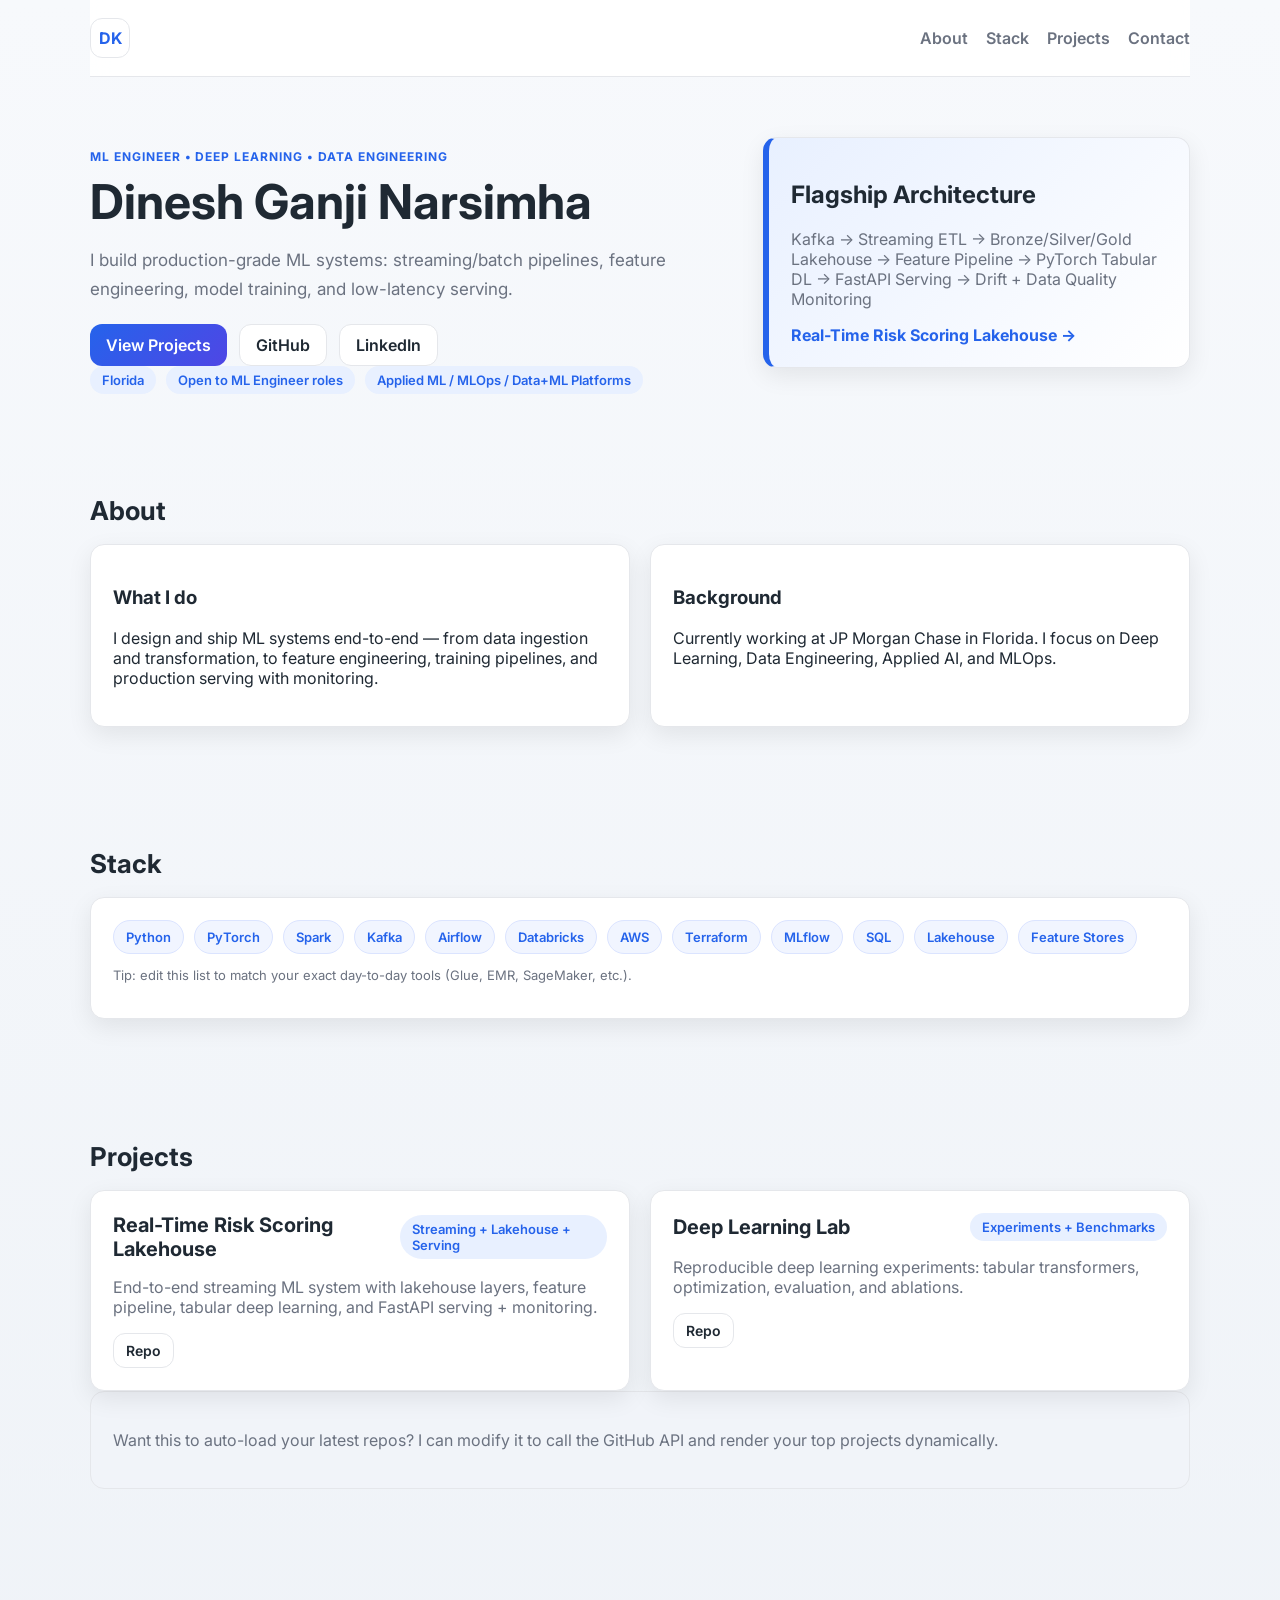
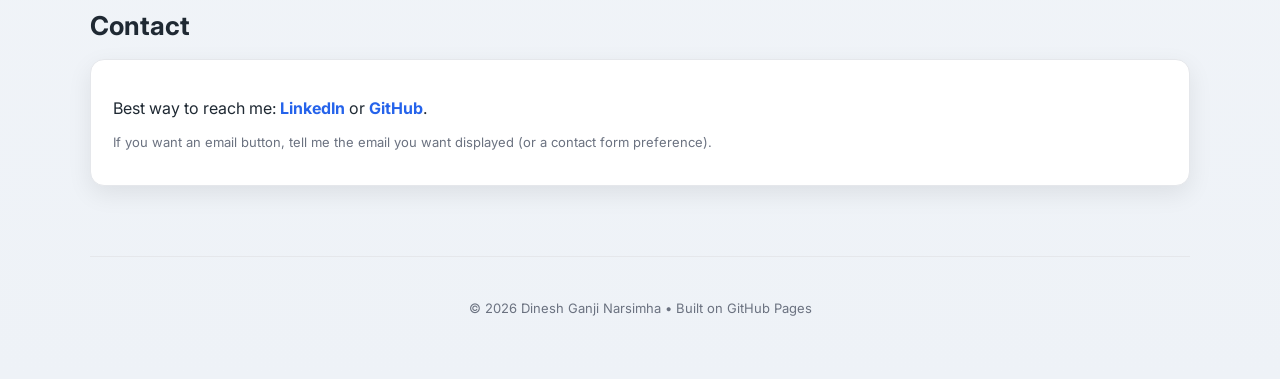
<file: index.html>
<!doctype html>
<html lang="en">
<head>
  <meta charset="utf-8" />
  <meta name="viewport" content="width=device-width,initial-scale=1" />
  <title>Dinesh Ganji Narsimha | ML Engineer</title>
  <meta name="description" content="ML Engineer (Deep Learning + Data Engineering). Production-grade ML systems: streaming/batch pipelines, feature engineering, training, and low-latency serving." />

  <link rel="preconnect" href="https://fonts.googleapis.com">
  <link rel="preconnect" href="https://fonts.gstatic.com" crossorigin>
  <link href="https://fonts.googleapis.com/css2?family=Inter:wght@400;500;600;700&display=swap" rel="stylesheet">
 
  <link rel="stylesheet" href="styles.css" />
</head>

<body>
  <header class="container header">
    <a class="logo" href="#top">DK</a>

    <nav class="nav" aria-label="Primary">
      <a href="#about">About</a>
      <a href="#skills">Stack</a>
      <a href="#projects">Projects</a>
      <a href="#contact">Contact</a>
    </nav>

    <button class="btn ghost mobile-menu" type="button" aria-label="Toggle menu">
      Menu
    </button>
  </header>

  <main id="top">
    <section class="container hero">
      <div class="hero-left">
        <p class="eyebrow">ML Engineer • Deep Learning • Data Engineering</p>
        <h1>Dinesh Ganji Narsimha</h1>
        <p class="subhead">
          I build production-grade ML systems: streaming/batch pipelines, feature engineering, model training,
          and low-latency serving.
        </p>

        <div class="cta">
          <a class="btn primary" href="#projects">View Projects</a>
          <a class="btn" href="https://github.com/dineshkgn" target="_blank" rel="noreferrer">GitHub</a>
          <a class="btn" href="https://www.linkedin.com/in/dineshkgn/" target="_blank" rel="noreferrer">LinkedIn</a>
        </div>

        <div class="meta">
          <span class="pill">Florida</span>
          <span class="pill">Open to ML Engineer roles</span>
          <span class="pill">Applied ML / MLOps / Data+ML Platforms</span>
        </div>
      </div>

      <div class="hero-right">
        <div class="card highlight">
          <h2>Flagship Architecture</h2>
          <p class="muted">
            Kafka → Streaming ETL → Bronze/Silver/Gold Lakehouse → Feature Pipeline →
            PyTorch Tabular DL → FastAPI Serving → Drift + Data Quality Monitoring
          </p>
          <a class="link"
             href="https://github.com/dineshkgn/real-time-risk-scoring-lakehouse"
             target="_blank" rel="noreferrer">
            Real-Time Risk Scoring Lakehouse →
          </a>
        </div>
      </div>
    </section>

    <section id="about" class="container section">
      <h2>About</h2>
      <div class="grid-2">
        <div class="card">
          <h3>What I do</h3>
          <p>
            I design and ship ML systems end-to-end — from data ingestion and transformation,
            to feature engineering, training pipelines, and production serving with monitoring.
          </p>
        </div>
        <div class="card">
          <h3>Background</h3>
          <p>
            Currently working at JP Morgan Chase in Florida. I focus on Deep Learning, Data Engineering,
            Applied AI, and MLOps.
          </p>
        </div>
      </div>
    </section>

    <section id="skills" class="container section">
      <h2>Stack</h2>

      <div class="card">
        <div class="chips">
          <span class="chip">Python</span>
          <span class="chip">PyTorch</span>
          <span class="chip">Spark</span>
          <span class="chip">Kafka</span>
          <span class="chip">Airflow</span>
          <span class="chip">Databricks</span>
          <span class="chip">AWS</span>
          <span class="chip">Terraform</span>
          <span class="chip">MLflow</span>
          <span class="chip">SQL</span>
          <span class="chip">Lakehouse</span>
          <span class="chip">Feature Stores</span>
        </div>

        <p class="muted small">
          Tip: edit this list to match your exact day-to-day tools (Glue, EMR, SageMaker, etc.).
        </p>
      </div>
    </section>

    <section id="projects" class="container section">
      <h2>Projects</h2>

      <div class="grid-2">
        <article class="card project">
          <div class="project-top">
            <h3>Real-Time Risk Scoring Lakehouse</h3>
            <span class="pill">Streaming + Lakehouse + Serving</span>
          </div>
          <p class="muted">
            End-to-end streaming ML system with lakehouse layers, feature pipeline,
            tabular deep learning, and FastAPI serving + monitoring.
          </p>
          <div class="project-links">
            <a class="btn small" href="https://github.com/dineshkgn/real-time-risk-scoring-lakehouse" target="_blank" rel="noreferrer">
              Repo
            </a>
          </div>
        </article>

        <article class="card project">
          <div class="project-top">
            <h3>Deep Learning Lab</h3>
            <span class="pill">Experiments + Benchmarks</span>
          </div>
          <p class="muted">
            Reproducible deep learning experiments: tabular transformers, optimization,
            evaluation, and ablations.
          </p>
          <div class="project-links">
            <a class="btn small" href="https://github.com/dineshkgn/deep-learning-lab" target="_blank" rel="noreferrer">
              Repo
            </a>
          </div>
        </article>
      </div>

      <div class="card subtle">
        <p class="muted">
          Want this to auto-load your latest repos? I can modify it to call the GitHub API and render your top projects dynamically.
        </p>
      </div>
    </section>

    <section id="contact" class="container section">
      <h2>Contact</h2>
      <div class="card">
        <p>
          Best way to reach me:
          <a class="link" href="https://www.linkedin.com/in/dineshkgn/" target="_blank" rel="noreferrer">LinkedIn</a>
          or
          <a class="link" href="https://github.com/dineshkgn" target="_blank" rel="noreferrer">GitHub</a>.
        </p>
        <p class="muted small">
          If you want an email button, tell me the email you want displayed (or a contact form preference).
        </p>
      </div>
    </section>
  </main>

  <footer class="container footer">
    <p class="muted small">© <span id="year"></span> Dinesh Ganji Narsimha • Built on GitHub Pages</p>
  </footer>

  <script src="script.js"></script>
</body>
</html>
</file>
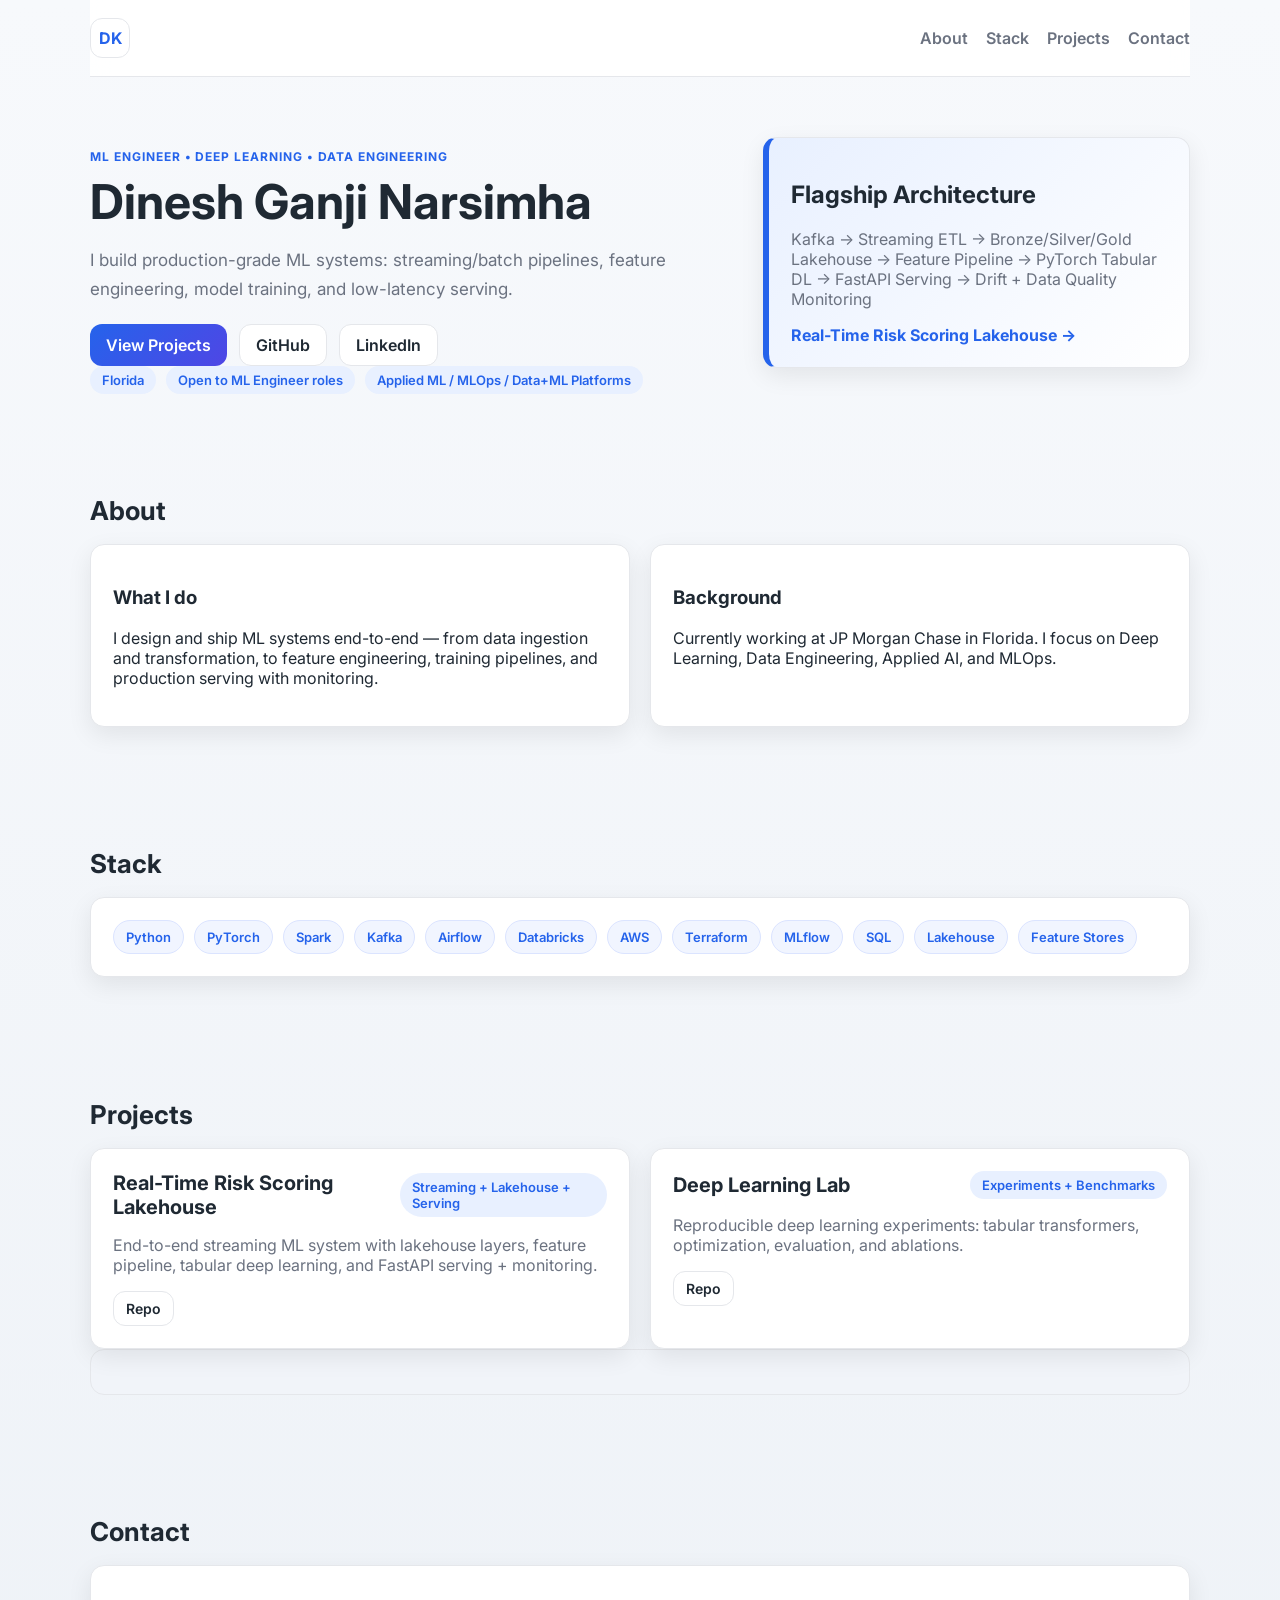
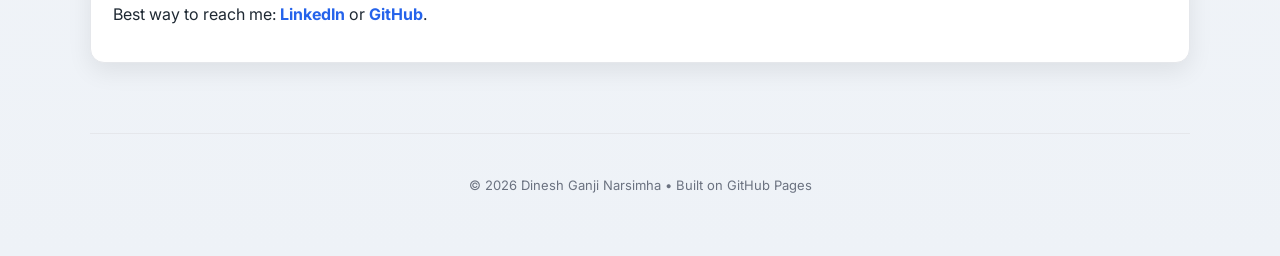
<file: docs/index.html>
<!doctype html>
<html lang="en">
<head>
  <meta charset="utf-8" />
  <meta name="viewport" content="width=device-width,initial-scale=1" />
  <title>Dinesh Ganji Narsimha | ML Engineer</title>
  <meta name="description" content="ML Engineer (Deep Learning + Data Engineering). Production-grade ML systems: streaming/batch pipelines, feature engineering, training, and low-latency serving." />
  
  <link rel="preconnect" href="https://fonts.googleapis.com">
  <link rel="preconnect" href="https://fonts.gstatic.com" crossorigin>
  <link href="https://fonts.googleapis.com/css2?family=Inter:wght@400;500;600;700&display=swap" rel="stylesheet">
   
  <link rel="stylesheet" href="styles.css" />
</head>

<body>
  <header class="container header">
    <a class="logo" href="#top">DK</a>

    <nav class="nav" aria-label="Primary">
      <a href="#about">About</a>
      <a href="#skills">Stack</a>
      <a href="#projects">Projects</a>
      <a href="#contact">Contact</a>
    </nav>

    <button class="btn ghost mobile-menu" type="button" aria-label="Toggle menu">
      Menu
    </button>
  </header>

  <main id="top">
    <section class="container hero">
      <div class="hero-left">
        <p class="eyebrow">ML Engineer • Deep Learning • Data Engineering</p>
        <h1>Dinesh Ganji Narsimha</h1>
        <p class="subhead">
          I build production-grade ML systems: streaming/batch pipelines, feature engineering, model training,
          and low-latency serving.
        </p>

        <div class="cta">
          <a class="btn primary" href="#projects">View Projects</a>
          <a class="btn" href="https://github.com/dineshkgn" target="_blank" rel="noreferrer">GitHub</a>
          <a class="btn" href="https://www.linkedin.com/in/dineshkgn/" target="_blank" rel="noreferrer">LinkedIn</a>
        </div>

        <div class="meta">
          <span class="pill">Florida</span>
          <span class="pill">Open to ML Engineer roles</span>
          <span class="pill">Applied ML / MLOps / Data+ML Platforms</span>
        </div>
      </div>

      <div class="hero-right">
        <div class="card highlight">
          <h2>Flagship Architecture</h2>
          <p class="muted">
            Kafka → Streaming ETL → Bronze/Silver/Gold Lakehouse → Feature Pipeline →
            PyTorch Tabular DL → FastAPI Serving → Drift + Data Quality Monitoring
          </p>
          <a class="link"
             href="https://github.com/dineshkgn/real-time-risk-scoring-lakehouse"
             target="_blank" rel="noreferrer">
            Real-Time Risk Scoring Lakehouse →
          </a>
        </div>
      </div>
    </section>

    <section id="about" class="container section">
      <h2>About</h2>
      <div class="grid-2">
        <div class="card">
          <h3>What I do</h3>
          <p>
            I design and ship ML systems end-to-end — from data ingestion and transformation,
            to feature engineering, training pipelines, and production serving with monitoring.
          </p>
        </div>
        <div class="card">
          <h3>Background</h3>
          <p>
            Currently working at JP Morgan Chase in Florida. I focus on Deep Learning, Data Engineering,
            Applied AI, and MLOps.
          </p>
        </div>
      </div>
    </section>

    <section id="skills" class="container section">
      <h2>Stack</h2>

      <div class="card">
        <div class="chips">
          <span class="chip">Python</span>
          <span class="chip">PyTorch</span>
          <span class="chip">Spark</span>
          <span class="chip">Kafka</span>
          <span class="chip">Airflow</span>
          <span class="chip">Databricks</span>
          <span class="chip">AWS</span>
          <span class="chip">Terraform</span>
          <span class="chip">MLflow</span>
          <span class="chip">SQL</span>
          <span class="chip">Lakehouse</span>
          <span class="chip">Feature Stores</span>
        </div>

      </div>
    </section>

    <section id="projects" class="container section">
      <h2>Projects</h2>

      <div class="grid-2">
        <article class="card project">
          <div class="project-top">
            <h3>Real-Time Risk Scoring Lakehouse</h3>
            <span class="pill">Streaming + Lakehouse + Serving</span>
          </div>
          <p class="muted">
            End-to-end streaming ML system with lakehouse layers, feature pipeline,
            tabular deep learning, and FastAPI serving + monitoring.
          </p>
          <div class="project-links">
            <a class="btn small" href="https://github.com/dineshkgn/real-time-risk-scoring-lakehouse" target="_blank" rel="noreferrer">
              Repo
            </a>
          </div>
        </article>

        <article class="card project">
          <div class="project-top">
            <h3>Deep Learning Lab</h3>
            <span class="pill">Experiments + Benchmarks</span>
          </div>
          <p class="muted">
            Reproducible deep learning experiments: tabular transformers, optimization,
            evaluation, and ablations.
          </p>
          <div class="project-links">
            <a class="btn small" href="https://github.com/dineshkgn/deep-learning-lab" target="_blank" rel="noreferrer">
              Repo
            </a>
          </div>
        </article>
      </div>

      <div class="card subtle">

      </div>
    </section>

    <section id="contact" class="container section">
      <h2>Contact</h2>
      <div class="card">
        <p>
          Best way to reach me:
          <a class="link" href="https://www.linkedin.com/in/dineshkgn/" target="_blank" rel="noreferrer">LinkedIn</a>
          or
          <a class="link" href="https://github.com/dineshkgn" target="_blank" rel="noreferrer">GitHub</a>.
        </p>
      </div>
    </section>
  </main>

  <footer class="container footer">
    <p class="muted small">© <span id="year"></span> Dinesh Ganji Narsimha • Built on GitHub Pages</p>
  </footer>

  <script src="script.js"></script>
</body>
</html>
</file>
<file: styles.css>
:root{
  --bg:#f7f9fc;
  --panel:#ffffff;
  --panel2:#f1f4f9;
  --text:#1f2933;
  --muted:#6b7280;
  --brand:#2563eb;      /* blue */
  --brand2:#22c55e;    /* green accent */
  --border:#e5e7eb;
  --shadow: 0 8px 24px rgba(0,0,0,.08);
  --radius:14px;
}

*{ box-sizing:border-box; }
html{ scroll-behavior:smooth; }

body{
  margin:0;
  font-family: Inter, system-ui, -apple-system, Segoe UI, Roboto, Arial, sans-serif;
  background: linear-gradient(180deg, #f7f9fc, #eef2f7);
  color:var(--text);
}

a{ color:inherit; text-decoration:none; }
.container{ width:min(1100px, 92%); margin:0 auto; }

/* Header */
.header{
  display:flex;
  align-items:center;
  justify-content:space-between;
  padding:18px 0;
  position:sticky;
  top:0;
  background: rgba(255,255,255,.9);
  backdrop-filter: blur(8px);
  border-bottom:1px solid var(--border);
  z-index:10;
}

.logo{
  width:40px; height:40px;
  display:grid; place-items:center;
  border:1px solid var(--border);
  border-radius:12px;
  font-weight:700;
  background: var(--panel);
  color:var(--brand);
}

.nav{
  display:flex;
  gap:18px;
}
.nav a{
  color:var(--muted);
  font-weight:600;
}
.nav a:hover{ color:var(--brand); }

/* Buttons */
.btn{
  display:inline-flex;
  align-items:center;
  justify-content:center;
  gap:8px;
  padding:10px 16px;
  border-radius:12px;
  border:1px solid var(--border);
  background: white;
  color:var(--text);
  font-weight:600;
  transition: all .15s ease;
}
.btn:hover{
  transform: translateY(-1px);
  box-shadow: var(--shadow);
}

.btn.primary{
  background: linear-gradient(135deg, var(--brand), #4f46e5);
  color:white;
  border:none;
}

.btn.small{ padding:8px 12px; font-size:14px; }
.btn.ghost{ display:none; }

/* Hero */
.hero{
  display:grid;
  grid-template-columns: 1.2fr .8fr;
  gap:32px;
  padding:60px 0 30px;
}

.eyebrow{
  color:var(--brand);
  font-weight:700;
  letter-spacing:.08em;
  text-transform:uppercase;
  font-size:12px;
  margin-bottom:12px;
}

h1{
  margin:0 0 12px;
  font-size:48px;
  line-height:1.1;
}

.subhead{
  color:var(--muted);
  font-size:17px;
  line-height:1.7;
  margin-bottom:20px;
}

.cta{ display:flex; gap:12px; flex-wrap:wrap; }

.meta{ display:flex; gap:10px; flex-wrap:wrap; }
.pill{
  font-size:13px;
  color:var(--brand);
  padding:6px 12px;
  border-radius:999px;
  background:#e8f0ff;
  font-weight:600;
}

/* Sections */
.section{ padding:50px 0; }
.section h2{
  margin-bottom:18px;
  font-size:26px;
}

/* Cards */
.card{
  background: var(--panel);
  border:1px solid var(--border);
  border-radius: var(--radius);
  padding:22px;
  box-shadow: var(--shadow);
}

.card.highlight{
  background: linear-gradient(135deg, #e8f0ff, #ffffff);
  border-left:6px solid var(--brand);
}

.card.subtle{
  background: var(--panel2);
  box-shadow:none;
}

.grid-2{
  display:grid;
  grid-template-columns: 1fr 1fr;
  gap:20px;
}

/* Projects */
.project h3{ margin:0; font-size:20px; }
.project-links{ margin-top:14px; }

.project-top{
  display:flex;
  justify-content:space-between;
  align-items:center;
}

/* Text helpers */
.muted{ color:var(--muted); }
.small{ font-size:13px; }

.link{
  color:var(--brand);
  font-weight:700;
}
.link:hover{ text-decoration: underline; }

/* Chips */
.chips{
  display:flex;
  flex-wrap:wrap;
  gap:10px;
}
.chip{
  padding:8px 12px;
  border-radius:999px;
  background:#f1f5ff;
  border:1px solid #dbe4ff;
  font-size:13px;
  color: var(--brand);
  font-weight:600;
}

/* Footer */
.footer{
  padding:30px 0 50px;
  border-top:1px solid var(--border);
  margin-top:20px;
  text-align:center;
}

/* Responsive */
@media (max-width: 860px){
  .hero{ grid-template-columns: 1fr; }
  h1{ font-size:38px; }
  .grid-2{ grid-template-columns: 1fr; }
  .nav{ display:none; }
  .btn.ghost{ display:inline-flex; }
}
</file>
<file: docs/styles.css>
:root{
  --bg:#f7f9fc;
  --panel:#ffffff;
  --panel2:#f1f4f9;
  --text:#1f2933;
  --muted:#6b7280;
  --brand:#2563eb;      /* blue */
  --brand2:#22c55e;    /* green accent */
  --border:#e5e7eb;
  --shadow: 0 8px 24px rgba(0,0,0,.08);
  --radius:14px;
}

*{ box-sizing:border-box; }
html{ scroll-behavior:smooth; }

body{
  margin:0;
  font-family: Inter, system-ui, -apple-system, Segoe UI, Roboto, Arial, sans-serif;
  background: linear-gradient(180deg, #f7f9fc, #eef2f7);
  color:var(--text);
}

a{ color:inherit; text-decoration:none; }
.container{ width:min(1100px, 92%); margin:0 auto; }

/* Header */
.header{
  display:flex;
  align-items:center;
  justify-content:space-between;
  padding:18px 0;
  position:sticky;
  top:0;
  background: rgba(255,255,255,.9);
  backdrop-filter: blur(8px);
  border-bottom:1px solid var(--border);
  z-index:10;
}

.logo{
  width:40px; height:40px;
  display:grid; place-items:center;
  border:1px solid var(--border);
  border-radius:12px;
  font-weight:700;
  background: var(--panel);
  color:var(--brand);
}

.nav{
  display:flex;
  gap:18px;
}
.nav a{
  color:var(--muted);
  font-weight:600;
}
.nav a:hover{ color:var(--brand); }

/* Buttons */
.btn{
  display:inline-flex;
  align-items:center;
  justify-content:center;
  gap:8px;
  padding:10px 16px;
  border-radius:12px;
  border:1px solid var(--border);
  background: white;
  color:var(--text);
  font-weight:600;
  transition: all .15s ease;
}
.btn:hover{
  transform: translateY(-1px);
  box-shadow: var(--shadow);
}

.btn.primary{
  background: linear-gradient(135deg, var(--brand), #4f46e5);
  color:white;
  border:none;
}

.btn.small{ padding:8px 12px; font-size:14px; }
.btn.ghost{ display:none; }

/* Hero */
.hero{
  display:grid;
  grid-template-columns: 1.2fr .8fr;
  gap:32px;
  padding:60px 0 30px;
}

.eyebrow{
  color:var(--brand);
  font-weight:700;
  letter-spacing:.08em;
  text-transform:uppercase;
  font-size:12px;
  margin-bottom:12px;
}

h1{
  margin:0 0 12px;
  font-size:48px;
  line-height:1.1;
}

.subhead{
  color:var(--muted);
  font-size:17px;
  line-height:1.7;
  margin-bottom:20px;
}

.cta{ display:flex; gap:12px; flex-wrap:wrap; }

.meta{ display:flex; gap:10px; flex-wrap:wrap; }
.pill{
  font-size:13px;
  color:var(--brand);
  padding:6px 12px;
  border-radius:999px;
  background:#e8f0ff;
  font-weight:600;
}

/* Sections */
.section{ padding:50px 0; }
.section h2{
  margin-bottom:18px;
  font-size:26px;
}

/* Cards */
.card{
  background: var(--panel);
  border:1px solid var(--border);
  border-radius: var(--radius);
  padding:22px;
  box-shadow: var(--shadow);
}

.card.highlight{
  background: linear-gradient(135deg, #e8f0ff, #ffffff);
  border-left:6px solid var(--brand);
}

.card.subtle{
  background: var(--panel2);
  box-shadow:none;
}

.grid-2{
  display:grid;
  grid-template-columns: 1fr 1fr;
  gap:20px;
}

/* Projects */
.project h3{ margin:0; font-size:20px; }
.project-links{ margin-top:14px; }

.project-top{
  display:flex;
  justify-content:space-between;
  align-items:center;
}

/* Text helpers */
.muted{ color:var(--muted); }
.small{ font-size:13px; }

.link{
  color:var(--brand);
  font-weight:700;
}
.link:hover{ text-decoration: underline; }

/* Chips */
.chips{
  display:flex;
  flex-wrap:wrap;
  gap:10px;
}
.chip{
  padding:8px 12px;
  border-radius:999px;
  background:#f1f5ff;
  border:1px solid #dbe4ff;
  font-size:13px;
  color: var(--brand);
  font-weight:600;
}

/* Footer */
.footer{
  padding:30px 0 50px;
  border-top:1px solid var(--border);
  margin-top:20px;
  text-align:center;
}

/* Responsive */
@media (max-width: 860px){
  .hero{ grid-template-columns: 1fr; }
  h1{ font-size:38px; }
  .grid-2{ grid-template-columns: 1fr; }
  .nav{ display:none; }
  .btn.ghost{ display:inline-flex; }
}
</file>
